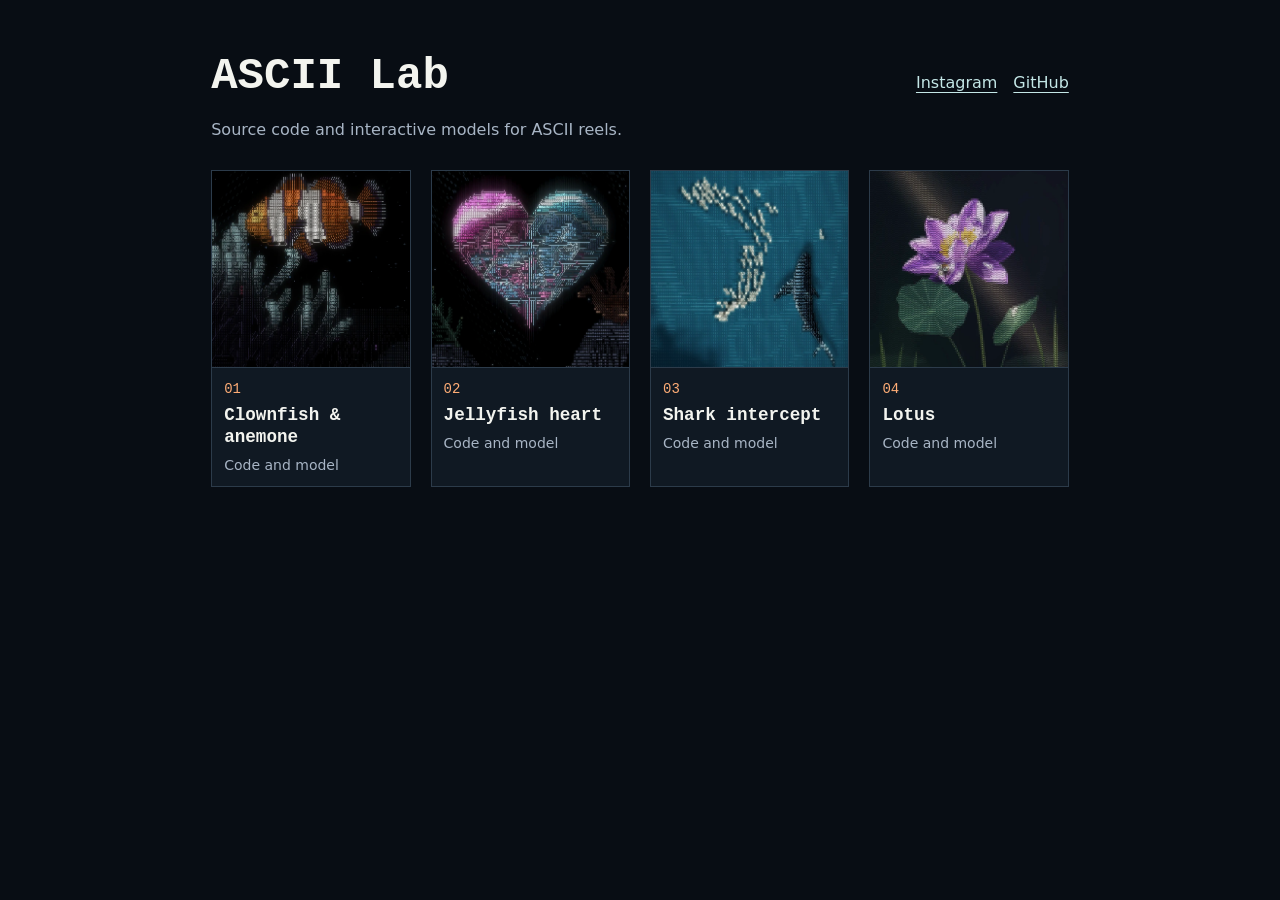
<file: index.html>
<!doctype html>
<html lang="en">
<head>
  <meta charset="utf-8">
  <meta name="viewport" content="width=device-width, initial-scale=1">
  <meta name="description" content="Procedural ASCII animations, source code, and interactive models.">
  <title>ASCII Lab</title>
  <link rel="stylesheet" href="site.css">
</head>
<body>
  <main class="shell gallery-page">
    <header class="masthead">
      <h1>ASCII Lab</h1>
      <nav aria-label="Project links">
        <a href="https://www.instagram.com/ascii.lab/">Instagram</a>
        <a href="https://github.com/sapozhkov/ascii-lab-public">GitHub</a>
      </nav>
    </header>
    <p class="intro">Source code and interactive models for ASCII reels.</p>
    <div class="gallery">
      <article>
        <a class="tile" href="01-clownfish/">
          <img src="01-clownfish/gallery.webp" width="810" height="810" alt="An orange ASCII clownfish swimming over a sea anemone">
          <div class="caption"><span class="number">01</span><h2>Clownfish &amp; anemone</h2><p>Code and model</p></div>
        </a>
      </article>
      <article>
        <a class="tile" href="02-jellyfish-heart/">
          <img src="02-jellyfish-heart/gallery.webp" width="810" height="810" alt="Two glowing ASCII jellyfish forming a heart">
          <div class="caption"><span class="number">02</span><h2>Jellyfish heart</h2><p>Code and model</p></div>
        </a>
      </article>
      <article>
        <a class="tile" href="03-shark-intercept/">
          <img src="03-shark-intercept/gallery.webp" width="810" height="810" alt="A dark ASCII shark approaches a lone fish beside a silver school">
          <div class="caption"><span class="number">03</span><h2>Shark intercept</h2><p>Code and model</p></div>
        </a>
      </article>
      <article>
        <a class="tile" href="04-lotus/">
          <img src="04-lotus/preview.webp" width="540" height="960" alt="An open purple ASCII lotus above green leaves and a Python listing">
          <div class="caption">
            <span class="number">04</span>
            <h2>Lotus</h2>
            <p>Code and model</p>
          </div>
        </a>
      </article>
    </div>
  </main>
</body>
</html>
</file>
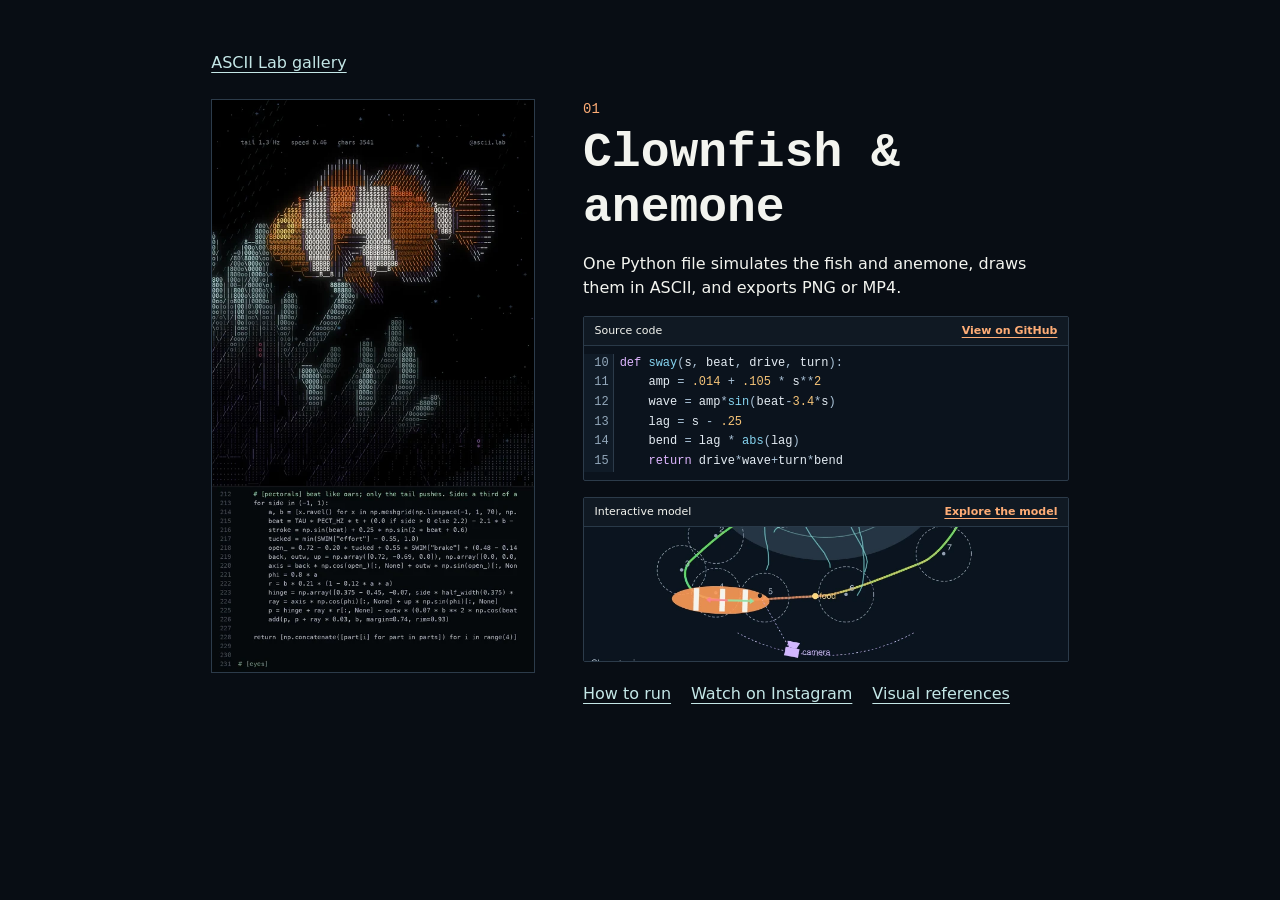
<file: 01-clownfish/index.html>
<!doctype html>
<html lang="en">
<head>
  <meta charset="utf-8">
  <meta name="viewport" content="width=device-width, initial-scale=1">
  <meta name="description" content="Source code and interactive model for the ASCII Lab clownfish reel.">
  <title>Clownfish and anemone | ASCII Lab</title>
  <link rel="stylesheet" href="../site.css?v=scene-cards">
</head>
<body>
  <main class="shell">
    <a class="back" href="../">ASCII Lab gallery</a>
    <article class="scene scene--source">
      <img src="preview.webp" width="540" height="960" alt="An orange ASCII clownfish swimming over a sea anemone">
      <div class="scene-copy">
        <span class="number">01</span>
        <h1>Clownfish &amp; anemone</h1>
        <p>One Python file simulates the fish and anemone, draws them in ASCII, and exports PNG or MP4.</p>
        <div class="scene-cards scene-cards--listing">
          <a class="scene-card scene-card--source" href="https://github.com/sapozhkov/ascii-lab-public/blob/main/01-clownfish/clownfish.py" aria-label="View source code on GitHub">
            <span class="scene-card-header">
              <span>Source code</span><strong>View on GitHub</strong>
            </span>
            <pre class="source-preview"><code><span class="source-line"><span class="source-line-number" aria-hidden="true">10</span><span class="source-text"><span class="source-token--keyword">def</span> <span class="source-token--function">sway</span><span class="source-token--operator">(</span>s<span class="source-token--operator">,</span> beat<span class="source-token--operator">,</span> drive<span class="source-token--operator">,</span> turn<span class="source-token--operator">)</span><span class="source-token--operator">:</span></span></span>
<span class="source-line"><span class="source-line-number" aria-hidden="true">11</span><span class="source-text">    amp <span class="source-token--operator">=</span> <span class="source-token--number">.014</span> <span class="source-token--operator">+</span> <span class="source-token--number">.105</span> <span class="source-token--operator">*</span> s<span class="source-token--operator">**</span><span class="source-token--number">2</span></span></span>
<span class="source-line"><span class="source-line-number" aria-hidden="true">12</span><span class="source-text">    wave <span class="source-token--operator">=</span> amp<span class="source-token--operator">*</span><span class="source-token--function">sin</span><span class="source-token--operator">(</span>beat<span class="source-token--operator">-</span><span class="source-token--number">3.4</span><span class="source-token--operator">*</span>s<span class="source-token--operator">)</span></span></span>
<span class="source-line"><span class="source-line-number" aria-hidden="true">13</span><span class="source-text">    lag <span class="source-token--operator">=</span> s <span class="source-token--operator">-</span> <span class="source-token--number">.25</span></span></span>
<span class="source-line"><span class="source-line-number" aria-hidden="true">14</span><span class="source-text">    bend <span class="source-token--operator">=</span> lag <span class="source-token--operator">*</span> <span class="source-token--function">abs</span><span class="source-token--operator">(</span>lag<span class="source-token--operator">)</span></span></span>
<span class="source-line"><span class="source-line-number" aria-hidden="true">15</span><span class="source-text">    <span class="source-token--keyword">return</span> drive<span class="source-token--operator">*</span>wave<span class="source-token--operator">+</span>turn<span class="source-token--operator">*</span>bend</span></span></code></pre>
          </a>
          <a class="scene-card scene-card--model" href="model.html" aria-label="Explore the interactive clownfish model">
            <span class="scene-card-header">
              <span>Interactive model</span><strong>Explore the model</strong>
            </span>
            <span class="model-preview" style="--model-preview-position: center 95%">
              <img src="model-preview.webp" width="880" height="640" alt="Top view of the clownfish chasing food along its route at 14.25 seconds">
            </span>
          </a>
        </div>
        <nav class="actions" aria-label="Scene links">
          <a href="https://github.com/sapozhkov/ascii-lab-public/tree/main/01-clownfish#run-the-renderer">How to run</a>
          <a href="https://www.instagram.com/reel/Df8L4ZnN4sX/">Watch on Instagram</a>
          <a href="model.html#visual-references">Visual references</a>
        </nav>
      </div>
    </article>
  </main>
</body>
</html>
</file>
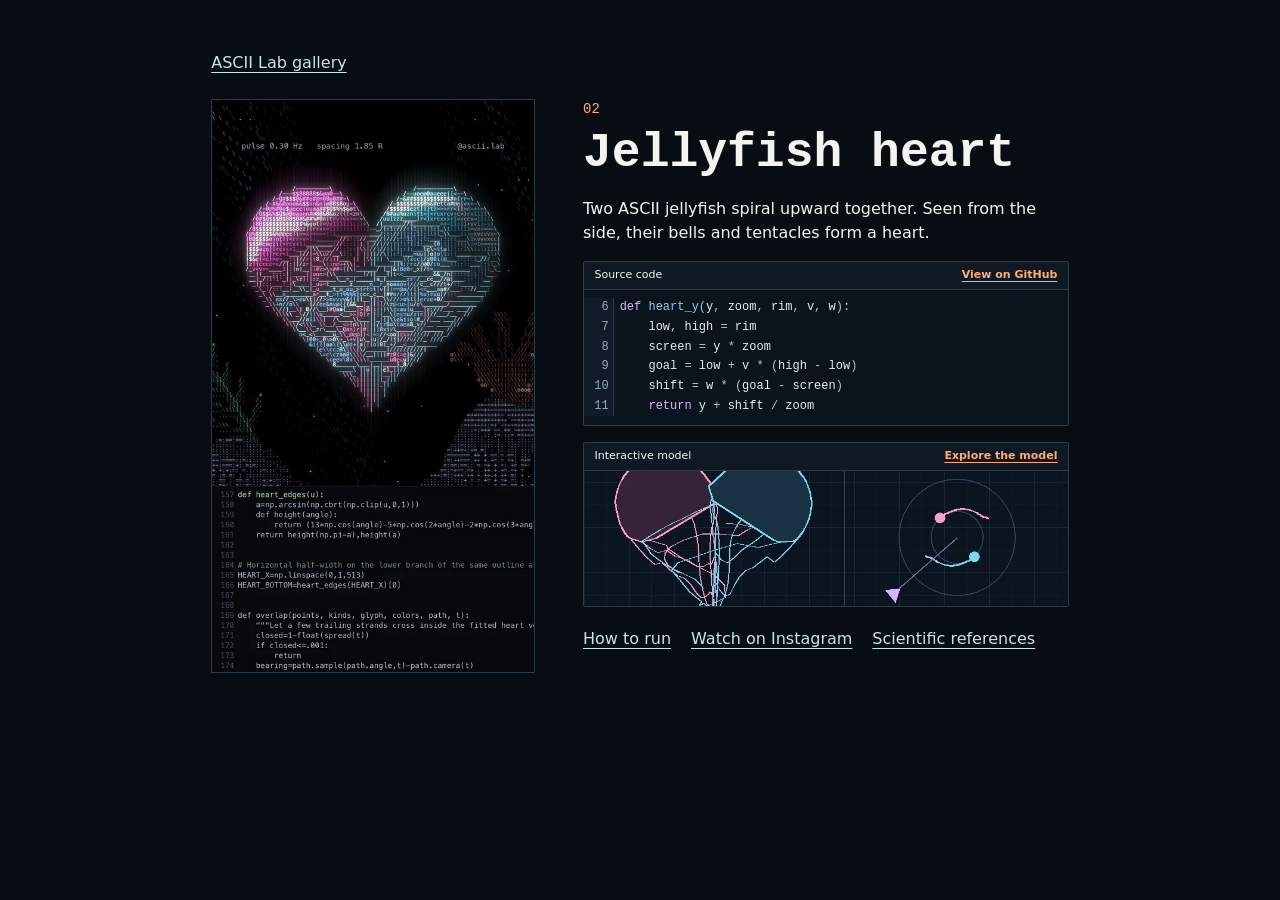
<file: 02-jellyfish-heart/index.html>
<!doctype html>
<html lang="en">
<head>
  <meta charset="utf-8">
  <meta name="viewport" content="width=device-width, initial-scale=1">
  <meta name="description" content="Two procedural ASCII jellyfish form a heart.">
  <title>Jellyfish heart | ASCII Lab</title>
  <link rel="stylesheet" href="../site.css">
</head>
<body>
  <main class="shell">
    <a class="back" href="../">ASCII Lab gallery</a>
    <article class="scene scene--source">
      <img src="preview.webp" width="540" height="960" alt="Two glowing ASCII jellyfish forming a heart">
      <div class="scene-copy">
        <span class="number">02</span>
        <h1>Jellyfish heart</h1>
        <p>Two ASCII jellyfish spiral upward together. Seen from the side, their bells and tentacles form a heart.</p>
        <div class="scene-cards scene-cards--listing">
          <a class="scene-card scene-card--source" href="https://github.com/sapozhkov/ascii-lab-public/blob/main/02-jellyfish-heart/jellyfish.py" aria-label="View source code on GitHub">
            <span class="scene-card-header">
              <span>Source code</span><strong>View on GitHub</strong>
            </span>
            <pre class="source-preview"><code><span class="source-line"><span class="source-line-number" aria-hidden="true">6</span><span class="source-text"><span class="source-token--keyword">def</span> <span class="source-token--function">heart_y</span><span class="source-token--operator">(</span>y<span class="source-token--operator">,</span> zoom<span class="source-token--operator">,</span> rim<span class="source-token--operator">,</span> v<span class="source-token--operator">,</span> w<span class="source-token--operator">)</span><span class="source-token--operator">:</span></span></span>
<span class="source-line"><span class="source-line-number" aria-hidden="true">7</span><span class="source-text">    low<span class="source-token--operator">,</span> high <span class="source-token--operator">=</span> rim</span></span>
<span class="source-line"><span class="source-line-number" aria-hidden="true">8</span><span class="source-text">    screen <span class="source-token--operator">=</span> y <span class="source-token--operator">*</span> zoom</span></span>
<span class="source-line"><span class="source-line-number" aria-hidden="true">9</span><span class="source-text">    goal <span class="source-token--operator">=</span> low <span class="source-token--operator">+</span> v <span class="source-token--operator">*</span> <span class="source-token--operator">(</span>high <span class="source-token--operator">-</span> low<span class="source-token--operator">)</span></span></span>
<span class="source-line"><span class="source-line-number" aria-hidden="true">10</span><span class="source-text">    shift <span class="source-token--operator">=</span> w <span class="source-token--operator">*</span> <span class="source-token--operator">(</span>goal <span class="source-token--operator">-</span> screen<span class="source-token--operator">)</span></span></span>
<span class="source-line"><span class="source-line-number" aria-hidden="true">11</span><span class="source-text">    <span class="source-token--keyword">return</span> y <span class="source-token--operator">+</span> shift <span class="source-token--operator">/</span> zoom</span></span></code></pre>
          </a>
          <a class="scene-card scene-card--model" href="model.html" aria-label="Explore the interactive jellyfish model">
            <span class="scene-card-header">
              <span>Interactive model</span><strong>Explore the model</strong>
            </span>
            <span class="model-preview" style="--model-preview-position: center">
              <img src="model-preview.webp" width="860" height="360" alt="The jellyfish in the final camera view beside their orbit from above">
            </span>
          </a>
        </div>
        <nav class="actions" aria-label="Scene links">
          <a href="https://github.com/sapozhkov/ascii-lab-public/tree/main/02-jellyfish-heart#run-the-renderer">How to run</a>
          <a href="https://www.instagram.com/reel/DgBKcSYN73Y/">Watch on Instagram</a>
          <a href="model.html#scientific-references">Scientific references</a>
        </nav>
      </div>
    </article>
  </main>
</body>
</html>
</file>
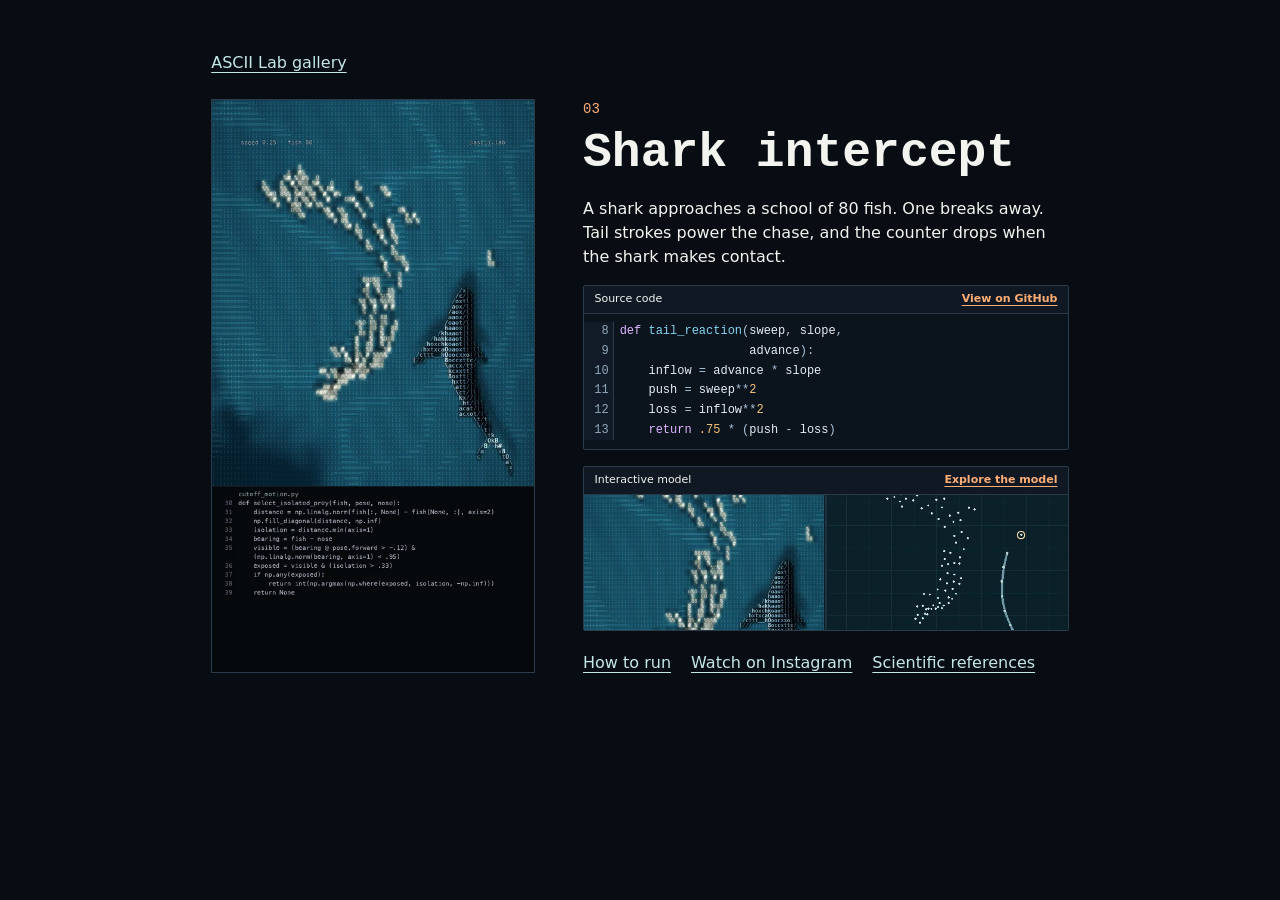
<file: 03-shark-intercept/index.html>
<!doctype html>
<html lang="en">
<head>
  <meta charset="utf-8">
  <meta name="viewport" content="width=device-width, initial-scale=1">
  <meta name="description" content="A procedural ASCII shark hunt, with Python source and a synchronized swimming model.">
  <title>Shark intercept | ASCII Lab</title>
  <link rel="stylesheet" href="../site.css">
</head>
<body>
  <main class="shell">
    <a class="back" href="../">ASCII Lab gallery</a>
    <article class="scene scene--source">
      <img src="preview.webp" width="540" height="960" alt="A dark ASCII shark approaches a lone fish beside a silver school">
      <div class="scene-copy">
        <span class="number">03</span>
        <h1>Shark intercept</h1>
        <p>A shark approaches a school of 80 fish. One breaks away. Tail strokes power the chase, and the counter drops when the shark makes contact.</p>
        <div class="scene-cards scene-cards--listing">
          <a class="scene-card scene-card--source" href="https://github.com/sapozhkov/ascii-lab-public/blob/main/03-shark-intercept/source/proto/shark_studies/cutoff_render.py" aria-label="View the Shark intercept renderer on GitHub">
            <span class="scene-card-header"><span>Source code</span><strong>View on GitHub</strong></span>
            <pre class="source-preview"><code><span class="source-line"><span class="source-line-number" aria-hidden="true">8</span><span class="source-text"><span class="source-token--keyword">def</span> <span class="source-token--function">tail_reaction</span><span class="source-token--operator">(</span>sweep<span class="source-token--operator">,</span> slope<span class="source-token--operator">,</span></span></span>
<span class="source-line"><span class="source-line-number" aria-hidden="true">9</span><span class="source-text">                  advance<span class="source-token--operator">)</span><span class="source-token--operator">:</span></span></span>
<span class="source-line"><span class="source-line-number" aria-hidden="true">10</span><span class="source-text">    inflow <span class="source-token--operator">=</span> advance <span class="source-token--operator">*</span> slope</span></span>
<span class="source-line"><span class="source-line-number" aria-hidden="true">11</span><span class="source-text">    push <span class="source-token--operator">=</span> sweep<span class="source-token--operator">**</span><span class="source-token--number">2</span></span></span>
<span class="source-line"><span class="source-line-number" aria-hidden="true">12</span><span class="source-text">    loss <span class="source-token--operator">=</span> inflow<span class="source-token--operator">**</span><span class="source-token--number">2</span></span></span>
<span class="source-line"><span class="source-line-number" aria-hidden="true">13</span><span class="source-text">    <span class="source-token--keyword">return</span> <span class="source-token--number">.75</span> <span class="source-token--operator">*</span> <span class="source-token--operator">(</span>push <span class="source-token--operator">-</span> loss<span class="source-token--operator">)</span></span></span></code></pre>
          </a>
          <a class="scene-card scene-card--model" href="model.html" aria-label="Explore the synchronized shark swimming model">
            <span class="scene-card-header"><span>Interactive model</span><strong>Explore the model</strong></span>
            <span class="model-preview" style="--model-preview-position: center 62%">
              <img src="model-preview.webp" width="860" height="360" alt="The ASCII shark and school beside a diagram of their positions and the shark’s spine">
            </span>
          </a>
        </div>
        <nav class="actions" aria-label="Scene links">
          <a href="https://github.com/sapozhkov/ascii-lab-public/tree/main/03-shark-intercept#run-the-renderer">How to run</a>
          <a href="https://www.instagram.com/reels/DgJKEEjIquH/">Watch on Instagram</a>
          <a href="model.html#scientific-references">Scientific references</a>
        </nav>
      </div>
    </article>
  </main>
</body>
</html>
</file>
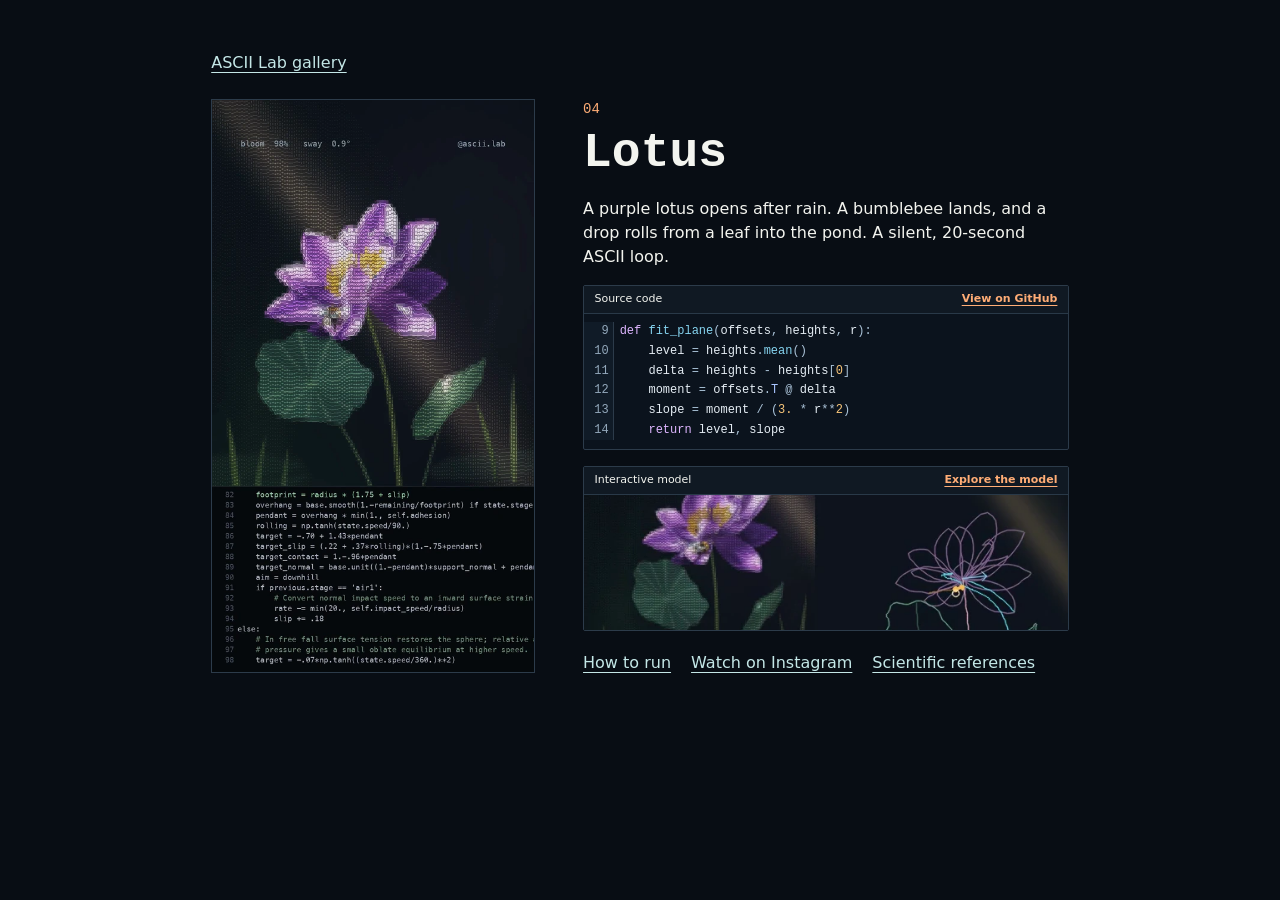
<file: 04-lotus/index.html>
<!doctype html>
<html lang="en">
<head>
  <meta charset="utf-8">
  <meta name="viewport" content="width=device-width, initial-scale=1">
  <meta name="description" content="A purple lotus opens after rain. A bumblebee lands, and a drop rolls from a leaf into the pond. A silent, 20-second ASCII loop.">
  <title>Lotus | ASCII Lab</title>
  <link rel="stylesheet" href="../site.css">
  <link rel="stylesheet" href="release.css">
</head>
<body>
  <main class="shell">
    <a class="back" href="../">ASCII Lab gallery</a>
    <article class="scene scene--source">
      <img src="preview.webp" width="540" height="960" alt="An open purple ASCII lotus above green leaves and a Python listing">
      <div class="scene-copy">
        <span class="number">04</span>
        <h1>Lotus</h1>
        <p>A purple lotus opens after rain. A bumblebee lands, and a drop rolls from a leaf into the pond. A silent, 20-second ASCII loop.</p>
        <div class="scene-cards scene-cards--listing">
          <a class="scene-card scene-card--source" href="https://github.com/sapozhkov/ascii-lab-public/blob/main/04-lotus/lotus.py" aria-label="View source code on GitHub">
            <span class="scene-card-header">
              <span>Source code</span><strong>View on GitHub</strong>
            </span>
            <pre class="source-preview"><code><span class="source-line"><span class="source-line-number" aria-hidden="true">9</span><span class="source-text"><span class="source-token--keyword">def</span> <span class="source-token--function">fit_plane</span><span class="source-token--operator">(</span>offsets<span class="source-token--operator">,</span> heights<span class="source-token--operator">,</span> r<span class="source-token--operator">)</span><span class="source-token--operator">:</span></span></span>
<span class="source-line"><span class="source-line-number" aria-hidden="true">10</span><span class="source-text">    level <span class="source-token--operator">=</span> heights<span class="source-token--operator">.</span><span class="source-token--function">mean</span><span class="source-token--operator">(</span><span class="source-token--operator">)</span></span></span>
<span class="source-line"><span class="source-line-number" aria-hidden="true">11</span><span class="source-text">    delta <span class="source-token--operator">=</span> heights <span class="source-token--operator">-</span> heights<span class="source-token--operator">[</span><span class="source-token--number">0</span><span class="source-token--operator">]</span></span></span>
<span class="source-line"><span class="source-line-number" aria-hidden="true">12</span><span class="source-text">    moment <span class="source-token--operator">=</span> offsets<span class="source-token--operator">.</span><span class="source-token--constant">T</span> <span class="source-token--operator">@</span> delta</span></span>
<span class="source-line"><span class="source-line-number" aria-hidden="true">13</span><span class="source-text">    slope <span class="source-token--operator">=</span> moment <span class="source-token--operator">/</span> <span class="source-token--operator">(</span><span class="source-token--number">3.</span> <span class="source-token--operator">*</span> r<span class="source-token--operator">**</span><span class="source-token--number">2</span><span class="source-token--operator">)</span></span></span>
<span class="source-line"><span class="source-line-number" aria-hidden="true">14</span><span class="source-text">    <span class="source-token--keyword">return</span> level<span class="source-token--operator">,</span> slope</span></span></code></pre>
          </a>
          <a class="scene-card scene-card--model" href="model.html">
  <span class="scene-card-header">
    <span>Interactive model</span><strong>Explore the model</strong>
  </span>
  <span class="model-preview" style="--model-preview-position: center">
    <img src="model-preview.webp" width="580" height="264" alt="The lotus motion diagram shows the leaf, drop and flight path">
  </span>
</a>

        </div>
        <nav class="actions" aria-label="Scene links">
          <a href="https://github.com/sapozhkov/ascii-lab-public/blob/main/04-lotus/README.md#run-the-renderer">How to run</a>
          <a href="https://www.instagram.com/p/DgN6AQ9Nl6W/">Watch on Instagram</a>
          <a href="model.html#scientific-references">Scientific references</a>
        </nav>
      </div>
    </article>
  </main>
</body>
</html>
</file>
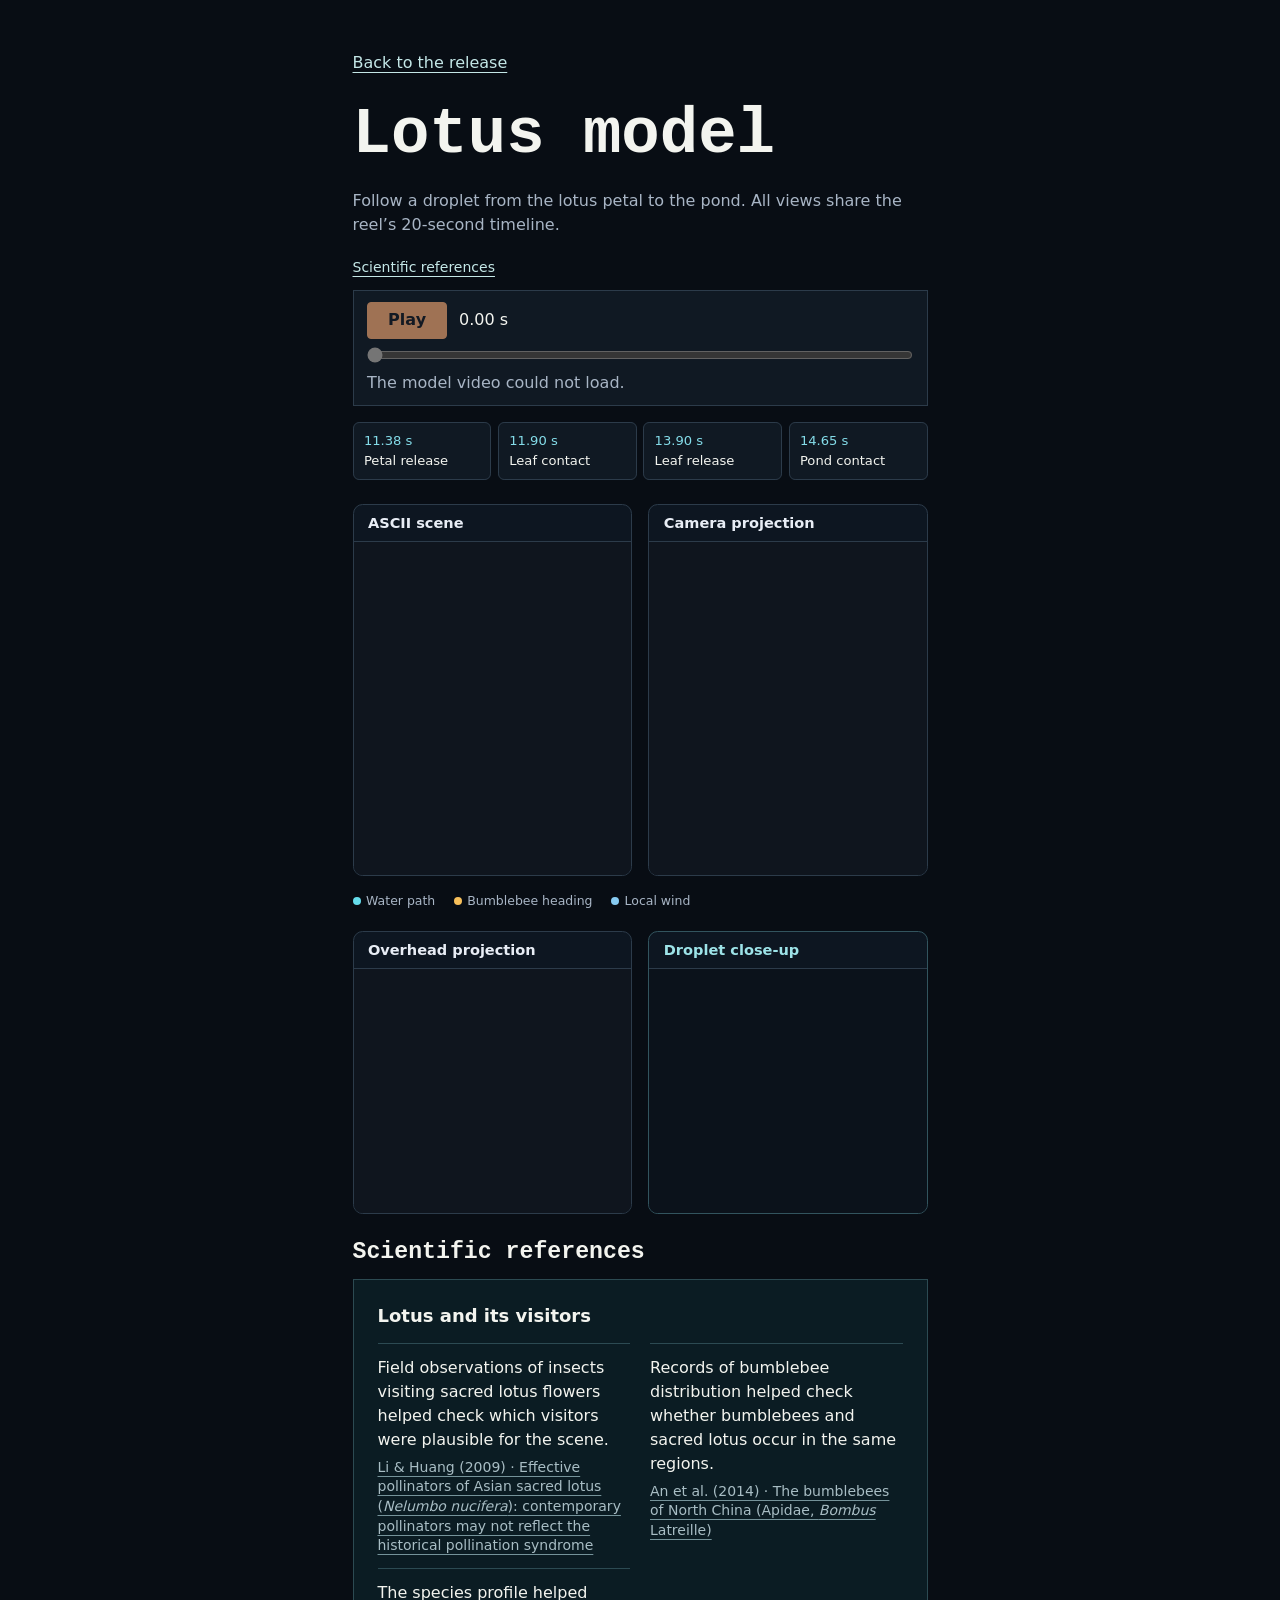
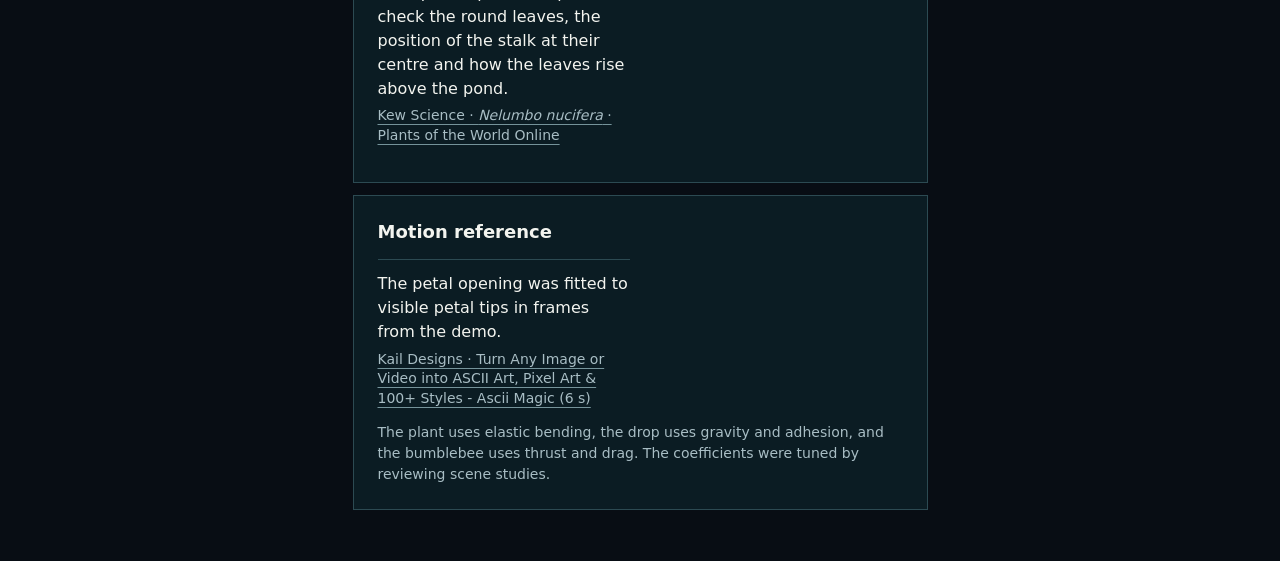
<file: 04-lotus/model.html>
<!doctype html>
<html lang="en">
<head>
  <meta charset="utf-8">
  <meta name="viewport" content="width=device-width, initial-scale=1">
  <title>Lotus · Interactive model · ASCII Lab</title>
  <link rel="stylesheet" href="../site.css">
  <style>
    .lotus-model.shell {
      --lotus-gutter: clamp(.75rem, 3.5vw, 2.5rem);
      /* Keep the main pair close to the 277 px width of the source crops. */
      max-width: calc(575px + var(--lotus-gutter) + var(--lotus-gutter));
      padding-inline: var(--lotus-gutter);
    }
    .lotus-model .intro { max-width: 42rem; margin-bottom: 1.15rem; }
    .lotus-moments, .lotus-legend { padding: 0; list-style: none; }
    .lotus-moments {
      display: grid;
      grid-template-columns: repeat(2, minmax(0, 1fr));
      gap: .4rem;
      margin: 0 0 clamp(1rem, 3vw, 1.55rem);
    }
    .lotus-moments button {
      width: 100%;
      height: 100%;
      padding: .5rem .65rem;
      border: 1px solid var(--edge);
      border-radius: .38rem;
      background: #101923;
      color: inherit;
      font: inherit;
      font-size: .82rem;
      text-align: start;
      cursor: pointer;
    }
    .lotus-moments button:hover, .lotus-moments [aria-current] {
      border-color: #5baab5;
      background: #14232d;
    }
    .lotus-moments button:focus-visible { outline: 2px solid var(--accent); outline-offset: 2px; }
    .lotus-moments time { display: block; color: #84dce9; font-variant-numeric: tabular-nums; }
    .lotus-views {
      display: grid;
      grid-template-areas: "ascii camera" "legend legend" "drop drop" "top top";
      grid-template-columns: repeat(2, minmax(0, 1fr));
      gap: clamp(.55rem, 2vw, 1.05rem);
      align-items: start;
    }
    .lotus-views figure {
      min-width: 0;
      overflow: hidden;
      margin: 0;
      border: 1px solid var(--edge);
      border-radius: .6rem;
      background: #0d1621;
    }
    .lotus-views figcaption {
      display: flex;
      align-items: center;
      min-height: 2.3rem;
      padding: .48rem clamp(.42rem, 2vw, .9rem);
      border-bottom: 1px solid var(--edge);
      color: #e8edf5;
      font-size: clamp(.72rem, 2.8vw, .91rem);
      font-weight: 600;
      line-height: 1.2;
    }
    .lotus-view-window {
      display: grid;
      position: relative;
      overflow: hidden;
      align-items: center;
      justify-items: center;
      aspect-ratio: 277 / 333;
      background: #0f151e;
    }
    .lotus-view-window canvas {
      display: block;
      width: 100%;
      height: 100%;
      object-fit: contain;
    }
    .lotus-ascii { grid-area: ascii; }
    .lotus-camera { grid-area: camera; }
    .lotus-camera .lotus-view-window::after {
      /* Hide the cropped caption baked into the lower left of the source diagram. */
      position: absolute;
      bottom: 0;
      left: 0;
      width: 59%;
      height: 1.5%;
      background: #0f151e;
      content: "";
    }
    .lotus-top, .lotus-drop { justify-self: center; }
    .lotus-top { grid-area: top; width: min(100%, 297px); }
    .lotus-drop { grid-area: drop; width: min(100%, 226px); }
    .lotus-views .lotus-drop { border-color: #32545e; }
    .lotus-drop figcaption { color: #9de3e8; }
    .lotus-top .lotus-view-window { aspect-ratio: 295 / 260; }
    .lotus-drop .lotus-view-window { aspect-ratio: 1; background: #0b121b; }
    .lotus-drop .lotus-view-window canvas { width: min(100%, 224px); height: auto; }
    .lotus-ascii video {
      position: absolute; width: calc(1160 / 277 * 100%); max-width: none;
      left: calc(-20 / 277 * 100%); top: calc(-80 / 333 * 100%);
    }
    .lotus-legend {
      display: flex;
      flex-wrap: wrap;
      grid-area: legend;
      gap: .3rem 1.15rem;
      margin: -.06rem 0 .2rem;
      color: var(--muted);
      font-size: .78rem;
    }
    .lotus-legend li { display: flex; align-items: center; gap: .35rem; }
    .lotus-legend li::before { width: .5rem; height: .5rem; border-radius: 50%; background: var(--marker); content: ""; }
    @media (min-width: 39rem) {
      .lotus-moments { grid-template-columns: repeat(4, minmax(0, 1fr)); }
      .lotus-views { grid-template-areas: "ascii camera" "legend legend" "top drop"; }
      .lotus-top, .lotus-drop { width: 100%; }
      .lotus-drop .lotus-view-window { aspect-ratio: 295 / 260; }
    }
  </style>
</head>
<body>
  <main class="shell lotus-model">
    <a class="back" href="index.html">Back to the release</a>
    <h1>Lotus model</h1>
    <p class="intro">Follow a droplet from the lotus petal to the pond. All views share the reel’s 20-second timeline.</p>
    <a class="model-references-link" href="#scientific-references">Scientific references</a>
    <section class="model-playback" aria-label="Playback">
  <div class="model-transport">
    <button data-model-play type="button">Play</button>
    <output data-model-time for="model-timeline">0.00 s</output>
  </div>
  <input data-model-slider id="model-timeline" type="range" min="0" step="1" value="0" aria-label="Scene timeline">
  <p data-model-status role="status" hidden></p>
</section>

    <ul class="lotus-moments" aria-label="Jump to a water event">
      <li><button type="button" data-seconds="11.383"><time datetime="PT11.38S">11.38 s</time>Petal release</button></li>
      <li><button type="button" data-seconds="11.90"><time datetime="PT11.90S">11.90 s</time>Leaf contact</button></li>
      <li><button type="button" data-seconds="13.90"><time datetime="PT13.90S">13.90 s</time>Leaf release</button></li>
      <li><button type="button" data-seconds="14.65"><time datetime="PT14.65S">14.65 s</time>Pond contact</button></li>
    </ul>
    <section class="lotus-views" aria-label="Synchronized views">
      <figure class="lotus-ascii">
        <figcaption>ASCII scene</figcaption>
        <div class="lotus-view-window">
          <video id="model-video" data-src="model-diagram-overhead.mp4" preload="auto" muted playsinline aria-label="Lotus ASCII animation"></video>
        </div>
      </figure>
      <figure class="lotus-camera">
        <figcaption>Camera projection</figcaption>
        <div class="lotus-view-window">
          <canvas data-left="323" data-top="136" width="278" height="333" role="img" aria-label="Lotus wireframe with the water path and the bumblebee"></canvas>
        </div>
      </figure>
      <ul class="lotus-legend" aria-label="Projection legend">
        <li style="--marker: #65dceb">Water path</li>
        <li style="--marker: #f7bf5a">Bumblebee heading</li>
        <li style="--marker: #87cbf2">Local wind</li>
      </ul>
      <figure class="lotus-drop">
        <figcaption>Droplet close-up</figcaption>
        <div class="lotus-view-window">
          <canvas data-left="618" data-top="380" width="186" height="186" role="img" aria-label="Magnified ASCII scene around the droplet"></canvas>
        </div>
      </figure>
      <figure class="lotus-top">
        <figcaption>Overhead projection</figcaption>
        <div class="lotus-view-window">
          <canvas data-left="618" data-top="80" width="295" height="260" role="img" aria-label="Lotus flower and leaves viewed directly from above"></canvas>
        </div>
      </figure>
    </section>
    <section class="model-references" id="scientific-references" aria-labelledby="references-title">
  <h2 id="references-title">Scientific references</h2>
<article class="research-note">
    <h3>Lotus and its visitors</h3>
    <ul class="research-sources">
      <li>
        <p>Field observations of insects visiting sacred lotus flowers helped check which visitors were plausible for the scene.</p>
        <a href="https://pmc.ncbi.nlm.nih.gov/articles/PMC2749538/" target="_blank" rel="noopener">Li &amp; Huang (2009) · Effective pollinators of Asian sacred lotus (<i>Nelumbo nucifera</i>): contemporary pollinators may not reflect the historical pollination syndrome</a>
      </li>
      <li>
        <p>Records of bumblebee distribution helped check whether bumblebees and sacred lotus occur in the same regions.</p>
        <a href="https://pubmed.ncbi.nlm.nih.gov/25081273/" target="_blank" rel="noopener">An et al. (2014) · The bumblebees of North China (Apidae, <i>Bombus</i> Latreille)</a>
      </li>
      <li>
        <p>The species profile helped check the round leaves, the position of the stalk at their centre and how the leaves rise above the pond.</p>
        <a href="https://powo.science.kew.org/taxon/urn:lsid:ipni.org:names:605422-1/general-information" target="_blank" rel="noopener">Kew Science · <i>Nelumbo nucifera</i> · Plants of the World Online</a>
      </li>
    </ul>
  </article>
  <article class="research-note">
    <h3>Motion reference</h3>
    <ul class="research-sources">
      <li>
        <p>The petal opening was fitted to visible petal tips in frames from the demo.</p>
        <a href="https://www.youtube.com/watch?v=Hhz1lhoViNk&amp;t=6s" target="_blank" rel="noopener">Kail Designs · Turn Any Image or Video into ASCII Art, Pixel Art &amp; 100+ Styles - Ascii Magic (6 s)</a>
      </li>
    </ul>
    <p class="parameters">The plant uses elastic bending, the drop uses gravity and adhesion, and the bumblebee uses thrust and drag. The coefficients were tuned by reviewing scene studies.</p>
  </article>
</section>
  </main>
  <script>
  function createModelPlayer({ fps, frameCount, draw, video }) {
  const play = document.querySelector('[data-model-play]');
  const slider = document.querySelector('[data-model-slider]');
  const time = document.querySelector('[data-model-time]');
  const status = document.querySelector('[data-model-status]');
  const duration = frameCount / fps;
  const clampFrame = frame => Math.max(0, Math.min(frameCount - 1, frame));
  const frameAt = seconds => Math.floor(seconds * fps + 0.0001);
  slider.max = frameCount - 1;

  let seconds = 0;
  let frame = 0;
  let animation = null;

  function show(nextSeconds, nextFrame) {
    seconds = nextSeconds;
    frame = nextFrame;
    slider.value = String(frame);
    time.textContent = seconds.toFixed(2) + ' s';
    slider.setAttribute('aria-valuetext', seconds.toFixed(2) + ' seconds');
    draw(seconds, frame);
  }

  function showVideoFrame(nextFrame) {
    nextFrame = clampFrame(nextFrame);
    if (nextFrame !== frame) show(nextFrame / fps, nextFrame);
  }

  function stopAnimation() {
    if (animation !== null) cancelAnimationFrame(animation);
    animation = null;
    play.textContent = 'Play';
  }

  function seekVideo() {
    // Seek just inside the frame, away from the boundary between two frames.
    if (video.readyState >= 1) video.currentTime = (frame + 0.15) / fps;
  }

  function seek(nextFrame) {
    nextFrame = clampFrame(Math.round(nextFrame));
    if (video) video.pause();
    else stopAnimation();
    show(nextFrame / fps, nextFrame);
    if (video) seekVideo();
  }

  function report(message) {
    status.textContent = message;
    status.hidden = false;
  }

  function bindVideo() {
    video.loop = true;
    const ready = () => {
      play.disabled = false;
      if (frame !== 0) seekVideo();
    };
    const failed = () => {
      stopAnimation();
      play.disabled = true;
      report('The ASCII clip could not load. You can still scrub the model.');
    };
    play.disabled = true;
    video.addEventListener('loadedmetadata', ready);
    video.addEventListener('error', failed);
    video.addEventListener('play', () => { play.textContent = 'Pause'; });
    video.addEventListener('pause', stopAnimation);
    play.addEventListener('click', async () => {
      if (play.disabled) return;
      if (!video.paused) {
        video.pause();
        return;
      }
      try {
        await video.play();
        status.hidden = true;
      } catch {
        report('Playback could not start. Try Play again or use the timeline.');
      }
    });

    if (video.requestVideoFrameCallback) {
      const present = (_now, { mediaTime }) => {
        if (!video.seeking && !video.paused) showVideoFrame(Math.round(mediaTime * fps));
        video.requestVideoFrameCallback(present);
      };
      video.requestVideoFrameCallback(present);
    } else {
      const tick = () => {
        if (!video.seeking) showVideoFrame(frameAt(video.currentTime));
        animation = requestAnimationFrame(tick);
      };
      video.addEventListener('play', () => { animation = requestAnimationFrame(tick); });
    }
    if (video.readyState >= 1) ready();
    if (video.error) failed();
  }

  function bindSimulation() {
    let started;
    let origin;
    const tick = now => {
      const elapsed = (origin + Math.max(0, now - started) / 1000) % duration;
      show(elapsed, clampFrame(frameAt(elapsed)));
      animation = requestAnimationFrame(tick);
    };
    play.addEventListener('click', () => {
      if (animation !== null) {
        stopAnimation();
        return;
      }
      origin = seconds;
      started = performance.now();
      play.textContent = 'Pause';
      animation = requestAnimationFrame(tick);
    });
  }

  slider.addEventListener('input', () => seek(Number(slider.value)));
  show(0, 0);
  if (video) bindVideo();
  else bindSimulation();

  return { seek, redraw: () => draw(seconds, frame) };
}

  const fps = 15;
  const video = document.querySelector('#model-video');
  const moments = Array.from(document.querySelectorAll('.lotus-moments button'));
  const panels = Array.from(document.querySelectorAll('.lotus-views canvas'), canvas => ({
    context: canvas.getContext('2d'),
    left: Number(canvas.dataset.left),
    top: Number(canvas.dataset.top),
    width: canvas.width,
    height: canvas.height,
  }));

  function drawProjections() {
    if (video.readyState < HTMLMediaElement.HAVE_CURRENT_DATA || video.seeking) return;
    for (const { context, left, top, width, height } of panels) {
      context.drawImage(video, left, top, width, height, 0, 0, width, height);
    }
  }

  function draw(seconds) {
    const current = moments.findLast(button => seconds >= Number(button.dataset.seconds));
    for (const button of moments) {
      if (button === current) button.setAttribute('aria-current', 'step');
      else button.removeAttribute('aria-current');
    }
    if (!video.paused) drawProjections();
  }

  async function loadVideo() {
    const source = video.dataset.src;
    if (location.protocol !== 'file:') {
      try {
        // A plain local server may return the whole file for a byte range.
        // A Blob lets the browser seek that same file without range support.
        const response = await fetch(source, { headers: { Range: 'bytes=0-0' } });
        if (response.status === 200) {
          video.src = URL.createObjectURL(await response.blob());
          return;
        }
      } catch {
        // Let the media element report any load failure.
      }
    }
    video.src = source;
  }

  const player = createModelPlayer({ fps, frameCount: 300, video, draw });
  video.addEventListener('loadeddata', drawProjections);
  video.addEventListener('seeked', drawProjections);
  video.addEventListener('error', () => {
    document.querySelector('[data-model-status]').textContent = 'The model video could not load.';
    document.querySelector('[data-model-slider]').disabled = true;
    for (const button of moments) button.disabled = true;
  });
  for (const button of moments) {
    button.addEventListener('click', () => player.seek(Math.ceil(Number(button.dataset.seconds) * fps)));
  }
  loadVideo();
  </script>
</body>
</html>
</file>
<file: site.css>
:root {
  color-scheme: dark;
  background: #080d14;
  color: #f3f4ef;
  font: 1rem/1.5 system-ui, sans-serif;
  --muted: #a8b5c5;
  --edge: #2c3b4a;
  --accent: #ffad76;
}

* { box-sizing: border-box; }
body { margin: 0; }
a { color: #c4e7e7; text-underline-offset: .25em; }
a:hover { color: var(--accent); }
a:focus-visible { outline: 2px solid var(--accent); outline-offset: 5px; }

.shell { max-width: 60rem; margin: auto; padding: clamp(1rem, 4vw, 3.5rem); }
.masthead { display: flex; justify-content: space-between; align-items: baseline; flex-wrap: wrap; gap: .5rem 1.5rem; }
.masthead nav { display: flex; gap: 1rem; }
h1, h2, .number { font-family: ui-monospace, "Courier New", monospace; }
h1 { margin: 0; font-size: clamp(2rem, 6vw, 4rem); font-weight: 650; line-height: 1.15; }
h2 { margin: 0; font-size: clamp(1.05rem, 2.5vw, 1.45rem); line-height: 1.25; }
.intro { margin: 1rem 0 1.75rem; color: var(--muted); }
.gallery-page h1 { font-size: clamp(1.875rem, 4vw, 2.75rem); }
.gallery { display: grid; grid-template-columns: repeat(2, minmax(0, 1fr)); gap: clamp(.75rem, 2vw, 1.25rem); }
@media (min-width: 36rem) { .gallery { grid-template-columns: repeat(3, minmax(0, 1fr)); } }
@media (min-width: 52rem) { .gallery { grid-template-columns: repeat(4, minmax(0, 1fr)); } }
.tile { display: block; height: 100%; border: 1px solid var(--edge); background: #101923; color: inherit; text-decoration: none; }
.tile:hover { border-color: var(--accent); }
img { display: block; height: auto; width: 100%; }
.tile img { aspect-ratio: 1; object-fit: cover; object-position: center 22%; border-bottom: 1px solid var(--edge); }
.caption { padding: .65rem .75rem; }
.caption h2 { font-size: clamp(.95rem, 1.8vw, 1.1rem); }
.caption p { margin: .35rem 0 0; color: var(--muted); font-size: .875rem; }
.number { display: block; margin-bottom: .35rem; color: var(--accent); font-size: .875rem; }

.back { display: inline-block; margin-bottom: 1.5rem; }
.scene { display: grid; grid-template-columns: minmax(0, 2fr) minmax(0, 3fr); gap: clamp(1rem, 4vw, 3rem); }
.scene > img { border: 1px solid var(--edge); }
.scene-copy { align-self: center; }
.scene--source .scene-copy { align-self: start; min-width: 0; }
.scene-copy h1 { font-size: clamp(1.75rem, 5vw, 3rem); }
.actions { display: flex; flex-wrap: wrap; gap: .75rem 1.25rem; margin: 1.25rem 0; }
.scene-cards { display: grid; gap: 1rem; }
.scene-card { display: block; color: inherit; border: 1px solid var(--edge); background: #101923; text-decoration: none; }
.scene-card--model { display: flex; flex-direction: column; }
.model-preview { position: relative; flex: 1 0 6rem; overflow: hidden; }
.model-preview img { position: absolute; inset: 0; width: 100%; height: 100%; object-fit: cover; object-position: var(--model-preview-position, center 95%); }
.scene-card:hover { color: inherit; border-color: var(--accent); }
.scene-card-header { display: flex; align-items: baseline; justify-content: space-between; flex-wrap: wrap; gap: .35rem 1rem; padding: .75rem 1rem; border-bottom: 1px solid var(--edge); font-size: .95rem; }
.scene-card-header strong { color: var(--accent); text-decoration: underline; text-underline-offset: .25em; }
.filename, .source-preview { font-family: ui-monospace, "Courier New", monospace; }
.scene-card--source {
  --source-gutter: #101b27;
  display: flex;
  flex-direction: column;
  min-width: 0;
  background: #0b131d;
}
.scene-card--source .scene-card-header {
  background: #101923;
  font-size: .875rem;
}
.source-preview {
  margin: 0;
  padding: .65rem 0;
  color: #e5edf4;
  font-size: clamp(.84375rem, 3.45vw, .9375rem);
  line-height: 1.6;
  tab-size: 4;
  white-space: normal;
}
.source-preview code { display: block; font: inherit; }
.source-line { display: flex; min-block-size: 1.6em; }
.source-line-number {
  flex: none;
  min-inline-size: calc(3ch + .5rem);
  padding-inline: .25rem;
  border-inline-end: 1px solid #2c3b4a;
  background: var(--source-gutter);
  color: #93a8bb;
  text-align: end;
  font-variant-numeric: tabular-nums;
  user-select: none;
}
.source-text {
  min-inline-size: 0;
  padding-inline: .375rem;
  white-space: pre-wrap;
  overflow-wrap: anywhere;
}
.source-token--comment { color: #9aadb9; }
.source-token--constant { color: #a9c5ff; }
.source-token--function { color: #86d4f0; }
.source-token--keyword { color: #deb6ff; }
.source-token--number { color: #f7c579; }
.source-token--operator { color: #abc3d8; }
.source-token--string { color: #a5ddab; }
.model-caption { display: block; padding: .65rem 1rem; color: var(--muted); font-size: .875rem; }

.scene-cards--listing { grid-auto-rows: minmax(10.3125rem, 1fr); }
.scene-cards--listing .scene-card { border-radius: 2px; }
.scene-cards--listing .scene-card .scene-card-header {
  flex: none;
  padding: .34rem .65rem;
  border-bottom: 1px solid #293948;
  background: #101923;
  font-size: .6875rem;
}
.scene-cards--listing .source-preview {
  padding-block: .5rem;
  font-size: .75rem;
  line-height: 1.64;
}
.scene-cards--listing .source-line { min-block-size: 1.64em; }
.scene-cards--listing .source-line-number { min-inline-size: calc(3ch + .5rem); }
.scene-cards--listing .model-preview { flex: 1 1 0; min-block-size: 0; }

@media (max-width: 40rem) {
  .scene { grid-template-columns: 1fr; }
  .scene > img { max-width: 18rem; }
  .scene-copy { grid-row: 1; }
}

.model-playback {
  position: sticky;
  top: 0;
  z-index: 5;
  margin: 0 0 1rem;
  padding: .65rem .85rem;
  background: #101923;
  border: 1px solid var(--edge);
}
.model-transport { display: flex; align-items: center; gap: .75rem; }
.model-playback [data-model-play] {
  min-width: 5rem;
  padding: .35rem .7rem;
  background: var(--accent);
  border: 1px solid var(--accent);
  border-radius: .25rem;
  color: #151a23;
  font: inherit;
  font-weight: 650;
  cursor: pointer;
}
.model-playback [data-model-play]:disabled { opacity: .6; cursor: default; }
.model-playback [data-model-time] { font-variant-numeric: tabular-nums; }
.model-playback [data-model-slider] {
  display: block;
  width: 100%;
  margin: .5rem 0 .15rem;
  accent-color: var(--accent);
}
.model-playback :focus-visible { outline: 2px solid var(--accent); outline-offset: 3px; }
.model-playback [data-model-status] { margin: .5rem 0 0; color: var(--muted); }

.model-references-link { display: inline-block; margin-bottom: .75rem; font-size: .875rem; }
.model-references { margin-top: 1.5rem; scroll-margin-top: 7rem; }
.research-note {
  margin-top: .75rem;
  padding: clamp(.875rem, 3vw, 1.5rem);
  border: 1px solid #2c4a52;
  background: #0b1c23;
}
.research-note header {
  display: flex;
  flex-wrap: wrap;
  align-items: center;
  justify-content: space-between;
  gap: .5rem 1rem;
}
.research-note h3 { margin: 0; font-size: 1.125rem; line-height: 1.3; }
.research-note p { max-width: 70ch; }
.research-note button {
  min-height: 44px;
  padding: .35rem .75rem;
  border: 1px solid #719b9b;
  border-radius: .25rem;
  background: #163037;
  color: #e4f5f3;
  font: inherit;
  cursor: pointer;
}
.research-note button:hover { border-color: var(--accent); }
.research-note button:focus-visible,
.research-note summary:focus-visible { outline: 2px solid var(--accent); outline-offset: 3px; }
.research-note summary { width: fit-content; cursor: pointer; font-weight: 650; }
.research-note .parameters { margin-bottom: 0; color: #a8bdc4; font-size: .875rem; }
.research-sources { display: grid; gap: .75rem 1.25rem; margin: 1rem 0 .75rem; padding: 0; list-style: none; }
.research-sources li { padding-top: .75rem; border-top: 1px solid #2c4a52; }
.research-sources li > strong { display: block; margin-bottom: .25rem; }
.research-sources p { margin: 0; }
.research-sources a {
  display: block;
  margin-top: .35rem;
  color: #a8bdc4;
  font-size: .875rem;
  line-height: 1.4;
  text-decoration-color: #75939a;
}
.research-sources a:hover { color: var(--accent); text-decoration-color: currentColor; }
@media (min-width: 660px) {
  .research-sources { grid-template-columns: repeat(2, minmax(0, 1fr)); }
}
</file>
<file: 04-lotus/release.css>
@media (max-width: 340px) {
  .scene-cards--listing .source-preview { font-size: .6875rem; }
  .scene-cards--listing .source-text { padding-inline: .25rem; }
}
</file>
